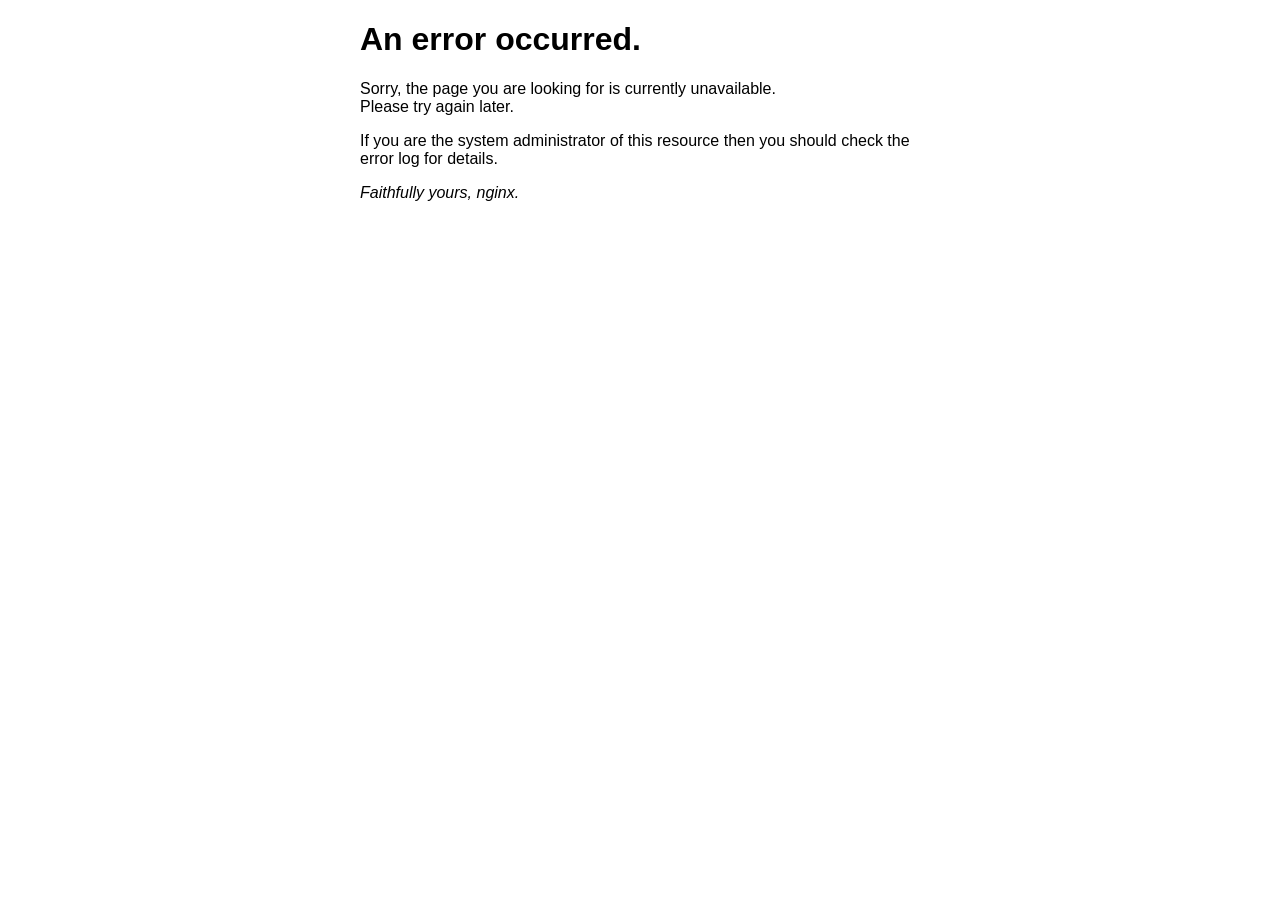
<file: public/50x.html>
<!DOCTYPE html>
<html>
<head>
<title>Error</title>
<style>
html { color-scheme: light dark; }
body { width: 35em; margin: 0 auto;
font-family: Tahoma, Verdana, Arial, sans-serif; }
</style>
</head>
<body>
<h1>An error occurred.</h1>
<p>Sorry, the page you are looking for is currently unavailable.<br/>
Please try again later.</p>
<p>If you are the system administrator of this resource then you should check
the error log for details.</p>
<p><em>Faithfully yours, nginx.</em></p>
</body>
</html>
</file>
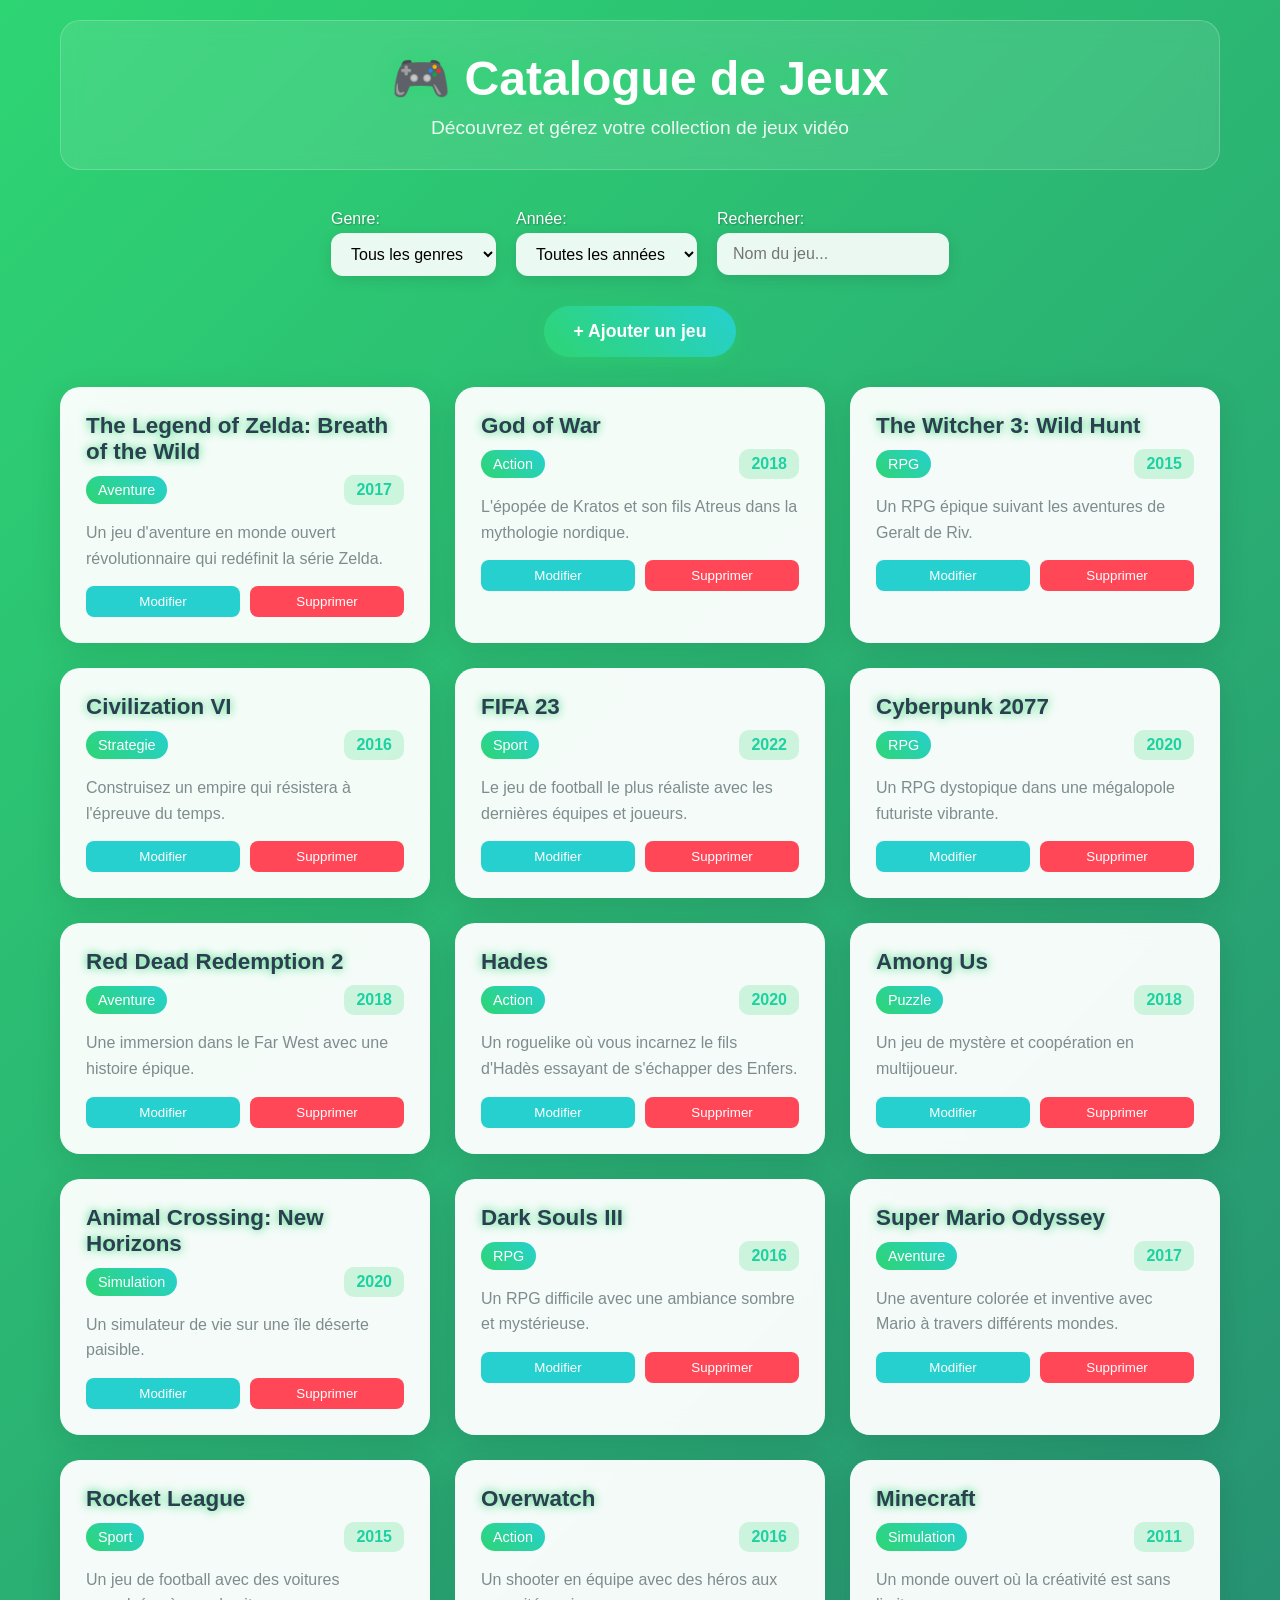
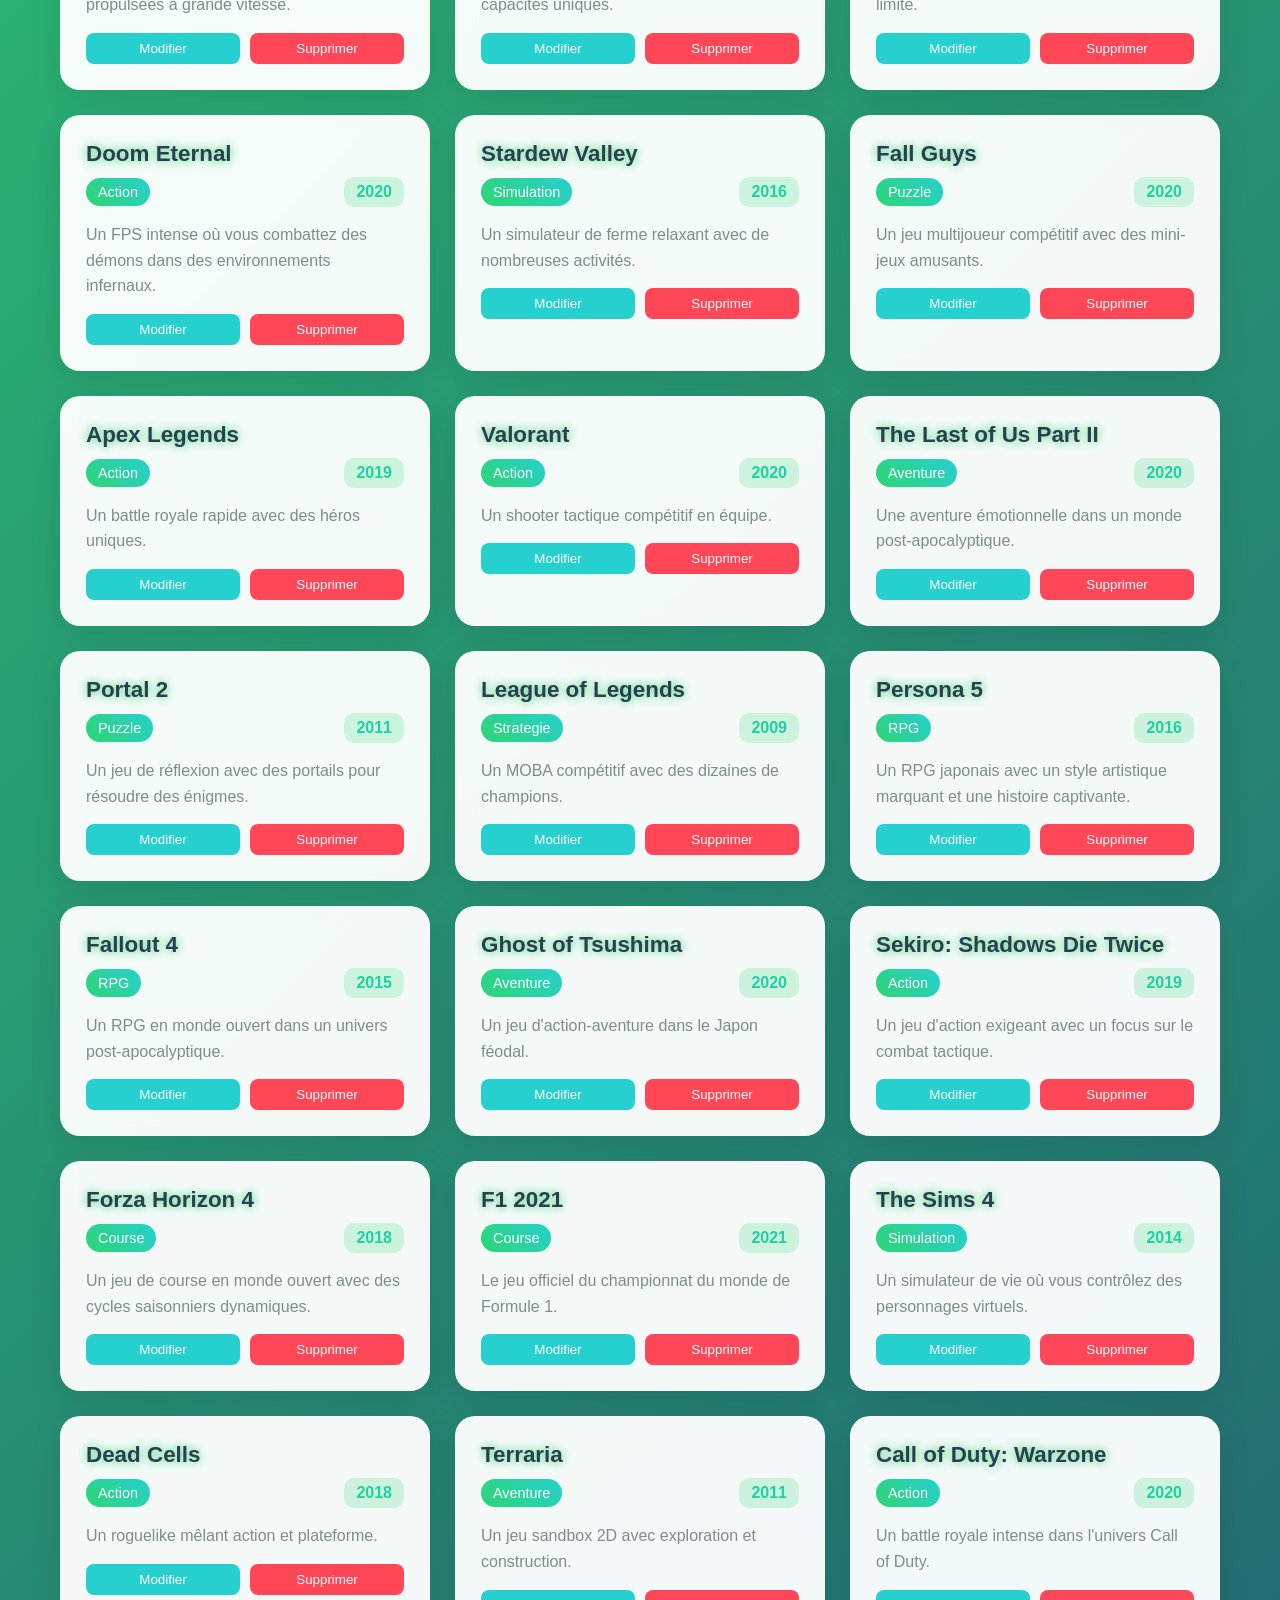
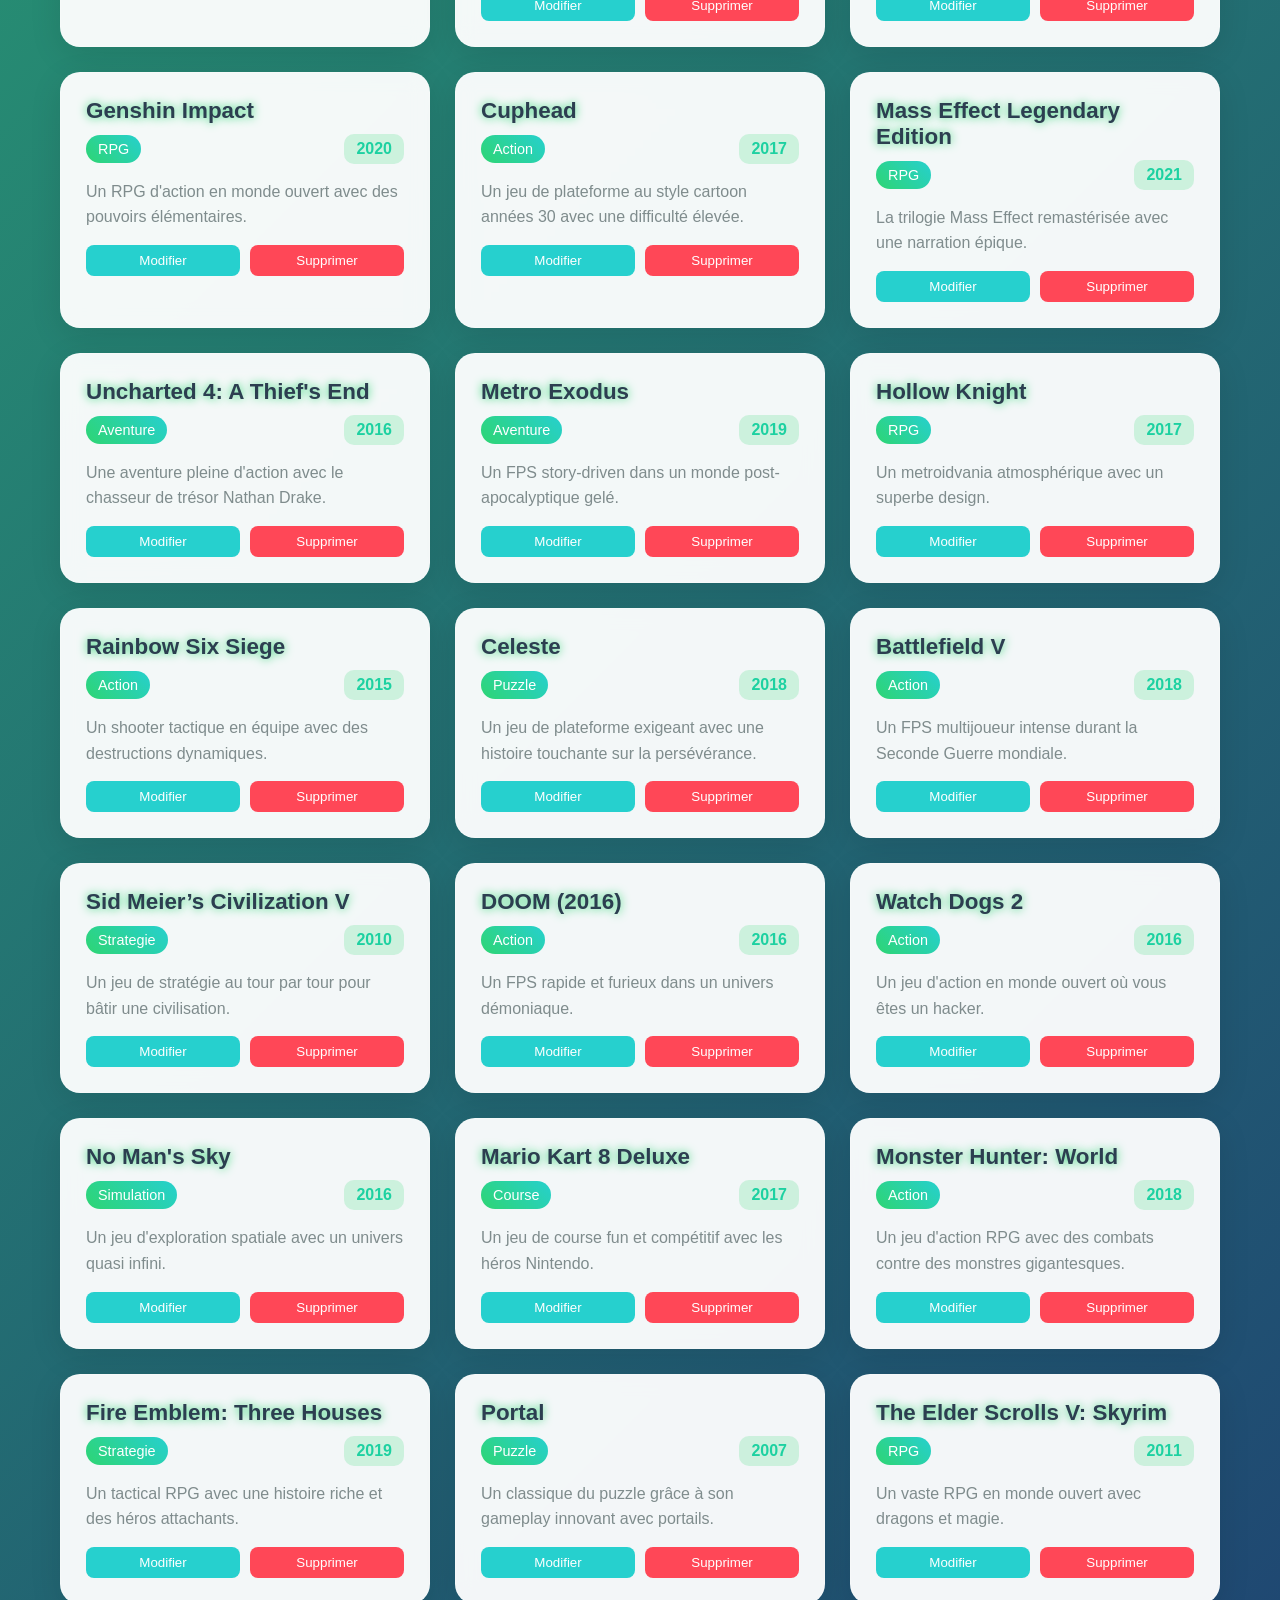
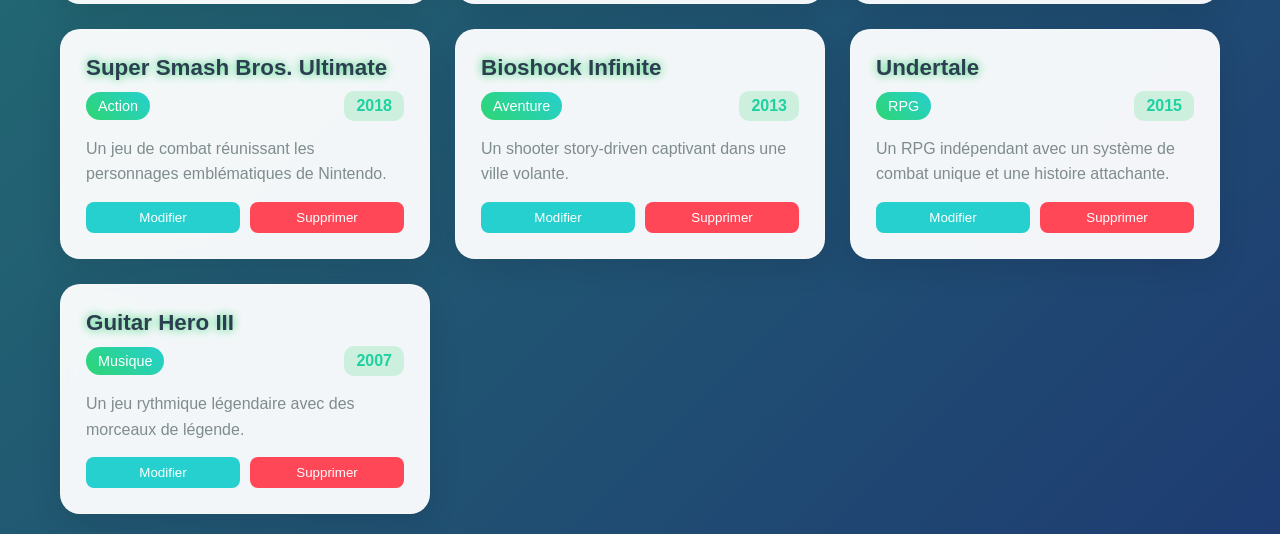
<file: public/games.html>
<!DOCTYPE html>
<html lang="fr">
<head>
    <meta charset="UTF-8" />
    <meta name="viewport" content="width=device-width, initial-scale=1" />
    <title>Catalogue de Jeux</title>
    <style>
        * {
            margin: 0;
            padding: 0;
            box-sizing: border-box;
        }

        body {
            font-family: 'Segoe UI', Tahoma, Geneva, Verdana, sans-serif;
            background: linear-gradient(135deg, #2ed573 0%, #1e3c72 100%);
            min-height: 100vh;
            color: #333;
        }

        .container {
            max-width: 1200px;
            margin: 0 auto;
            padding: 20px;
        }

        header {
            text-align: center;
            margin-bottom: 40px;
            background: rgba(255, 255, 255, 0.1);
            backdrop-filter: blur(10px);
            border-radius: 20px;
            padding: 30px;
            border: 1px solid rgba(255, 255, 255, 0.2);
        }

        h1 {
            color: white;
            font-size: 3rem;
            margin-bottom: 10px;
            text-shadow: 0 0 20px rgba(46, 213, 115, 1);
        }

        .subtitle {
            color: rgba(255, 255, 255, 0.9);
            font-size: 1.2rem;
            font-weight: 300;
        }

        .filters {
            display: flex;
            gap: 20px;
            margin-bottom: 30px;
            flex-wrap: wrap;
            justify-content: center;
        }

        .filter-group {
            display: flex;
            flex-direction: column;
            gap: 5px;
        }

        .filter-group label {
            color: white;
            font-weight: 500;
            text-shadow: 1px 1px 2px rgba(0, 0, 0, 0.3);
        }

        select,
        input {
            padding: 12px 16px;
            border: none;
            border-radius: 12px;
            background: rgba(255, 255, 255, 0.9);
            font-size: 1rem;
            box-shadow: 0 4px 15px rgba(0, 0, 0, 0.1);
            transition: all 0.3s ease;
        }

        select:focus,
        input:focus {
            outline: none;
            box-shadow: 0 6px 20px rgba(0, 0, 0, 0.2);
            transform: translateY(-2px);
        }

        .add-game-btn {
            background: linear-gradient(45deg, #2ed573, #26d0ce);
            color: white;
            border: none;
            padding: 15px 30px;
            border-radius: 50px;
            font-size: 1.1rem;
            font-weight: 600;
            cursor: pointer;
            box-shadow: 0 4px 15px rgba(46, 213, 115, 0.4);
            transition: all 0.3s ease;
            margin: 20px auto;
            display: block;
        }

        .add-game-btn:hover {
            transform: translateY(-3px);
            box-shadow: 0 6px 20px rgba(46, 213, 115, 0.6);
        }

        .games-grid {
            display: grid;
            grid-template-columns: repeat(auto-fill, minmax(300px, 1fr));
            gap: 25px;
            margin-top: 30px;
        }

        .game-card {
            background: rgba(255, 255, 255, 0.95);
            border-radius: 20px;
            padding: 25px;
            box-shadow: 0 8px 32px rgba(0, 0, 0, 0.1);
            transition: all 0.3s ease;
            border: 1px solid rgba(255, 255, 255, 0.2);
            backdrop-filter: blur(10px);
        }

        .game-card:hover {
            transform: translateY(-10px);
            box-shadow: 0 15px 40px rgba(0, 0, 0, 0.2);
        }

        .game-title {
            font-size: 1.4rem;
            font-weight: 700;
            color: #2c3e50;
            margin-bottom: 10px;
            text-shadow: 0 0 10px rgba(46, 213, 115, 1);
        }

        .game-info {
            display: flex;
            justify-content: space-between;
            align-items: center;
            margin-bottom: 15px;
        }

        .genre-tag {
            background: linear-gradient(45deg, #2ed573, #26d0ce);
            color: white;
            padding: 6px 12px;
            border-radius: 20px;
            font-size: 0.9rem;
            font-weight: 500;
        }

        .year-badge {
            background: rgba(46, 213, 115, 0.2);
            color: #1dd1a1;
            padding: 6px 12px;
            border-radius: 10px;
            font-weight: 600;
        }

        .game-description {
            color: #7f8c8d;
            line-height: 1.6;
            margin-bottom: 15px;
        }

        .game-actions {
            display: flex;
            gap: 10px;
        }

        .btn {
            padding: 8px 16px;
            border: none;
            border-radius: 8px;
            cursor: pointer;
            font-weight: 500;
            transition: all 0.3s ease;
            flex: 1;
            text-align: center;
        }

        .btn-edit {
            background: #26d0ce;
            color: white;
        }

        .btn-edit:hover {
            background: #1dd1a1;
            transform: translateY(-2px);
        }

        .btn-delete {
            background: #ff4757;
            color: white;
        }

        .btn-delete:hover {
            background: #ff3742;
            transform: translateY(-2px);
        }

        .modal {
            display: none;
            position: fixed;
            z-index: 1000;
            left: 0;
            top: 0;
            width: 100%;
            height: 100%;
            background-color: rgba(0, 0, 0, 0.7);
            backdrop-filter: blur(5px);
        }

        .modal-content {
            background: white;
            margin: 5% auto;
            padding: 30px;
            border-radius: 20px;
            width: 90%;
            max-width: 500px;
            box-shadow: 0 20px 60px rgba(0, 0, 0, 0.3);
            animation: slideIn 0.3s ease;
        }

        @keyframes slideIn {
            from {
                opacity: 0;
                transform: translateY(-50px);
            }
            to {
                opacity: 1;
                transform: translateY(0);
            }
        }

        .modal h2 {
            margin-bottom: 20px;
            color: #2c3e50;
            text-align: center;
        }

        .form-group {
            margin-bottom: 20px;
        }

        .form-group label {
            display: block;
            margin-bottom: 8px;
            font-weight: 600;
            color: #34495e;
        }

        .form-group input,
        .form-group select,
        .form-group textarea {
            width: 100%;
            padding: 12px;
            border: 2px solid #ecf0f1;
            border-radius: 10px;
            font-size: 1rem;
            transition: border-color 0.3s ease;
        }

        .form-group input:focus,
        .form-group select:focus,
        .form-group textarea:focus {
            outline: none;
            border-color: #2ed573;
        }

        .form-group textarea {
            resize: vertical;
            min-height: 100px;
        }

        .modal-actions {
            display: flex;
            gap: 15px;
            justify-content: center;
            margin-top: 25px;
        }

        .btn-primary {
            background: linear-gradient(45deg, #2ed573, #26d0ce);
            color: white;
            padding: 12px 25px;
            border: none;
            border-radius: 10px;
            font-weight: 600;
            cursor: pointer;
            transition: all 0.3s ease;
        }

        .btn-primary:hover {
            transform: translateY(-2px);
            box-shadow: 0 6px 20px rgba(46, 213, 115, 0.4);
        }

        .btn-secondary {
            background: #95a5a6;
            color: white;
            padding: 12px 25px;
            border: none;
            border-radius: 10px;
            font-weight: 600;
            cursor: pointer;
            transition: all 0.3s ease;
        }

        .btn-secondary:hover {
            background: #7f8c8d;
            transform: translateY(-2px);
        }

        .no-games {
            text-align: center;
            color: white;
            font-size: 1.2rem;
            margin-top: 50px;
            opacity: 0.8;
        }

        @media (max-width: 768px) {
            h1 {
                font-size: 2rem;
            }

            .filters {
                flex-direction: column;
                align-items: center;
            }

            .games-grid {
                grid-template-columns: 1fr;
            }

            .modal-content {
                margin: 10% auto;
                width: 95%;
            }
        }
    </style>
</head>
<body>
    <div class="container">
        <header>
            <h1>🎮 Catalogue de Jeux</h1>
            <p class="subtitle">Découvrez et gérez votre collection de jeux vidéo</p>
        </header>

        <div class="filters">
            <div class="filter-group">
                <label for="genreFilter">Genre:</label>
                <select id="genreFilter">
                    <option value="">Tous les genres</option>
                    <option value="Action">Action</option>
                    <option value="Aventure">Aventure</option>
                    <option value="RPG">RPG</option>
                    <option value="Strategie">Stratégie</option>
                    <option value="Sport">Sport</option>
                    <option value="Course">Course</option>
                    <option value="Simulation">Simulation</option>
                    <option value="Puzzle">Puzzle</option>
                </select>
            </div>
            <div class="filter-group">
                <label for="yearFilter">Année:</label>
                <select id="yearFilter">
                    <option value="">Toutes les années</option>
                </select>
            </div>
            <div class="filter-group">
                <label for="searchFilter">Rechercher:</label>
                <input type="text" id="searchFilter" placeholder="Nom du jeu..." />
            </div>
        </div>

        <button class="add-game-btn" onclick="openModal()">+ Ajouter un jeu</button>

        <div class="games-grid" id="gamesGrid">
            <!-- Les jeux seront affichés ici -->
        </div>

        <!-- Modal pour ajouter/modifier un jeu -->
        <div id="gameModal" class="modal">
            <div class="modal-content">
                <h2 id="modalTitle">Ajouter un jeu</h2>
                <form id="gameForm">
                    <div class="form-group">
                        <label for="gameName">Nom du jeu:</label>
                        <input type="text" id="gameName" required />
                    </div>
                    <div class="form-group">
                        <label for="gameGenre">Genre:</label>
                        <select id="gameGenre" required>
                            <option value="">Sélectionner un genre</option>
                            <option value="Action">Action</option>
                            <option value="Aventure">Aventure</option>
                            <option value="RPG">RPG</option>
                            <option value="Strategie">Stratégie</option>
                            <option value="Sport">Sport</option>
                            <option value="Course">Course</option>
                            <option value="Simulation">Simulation</option>
                            <option value="Puzzle">Puzzle</option>
                        </select>
                    </div>
                    <div class="form-group">
                        <label for="gameYear">Année de sortie:</label>
                        <input type="number" id="gameYear" min="1980" max="2025" required />
                    </div>
                    <div class="form-group">
                        <label for="gameDescription">Description:</label>
                        <textarea id="gameDescription" placeholder="Description du jeu..."></textarea>
                    </div>
                </form>
                <div class="modal-actions">
                    <button type="button" class="btn-primary" onclick="saveGame()">Enregistrer</button>
                    <button type="button" class="btn-secondary" onclick="closeModal()">Annuler</button>
                </div>
            </div>
        </div>
    </div>

    <script>
        let games = [
            { id: 1, name: "The Legend of Zelda: Breath of the Wild", genre: "Aventure", year: 2017, description: "Un jeu d'aventure en monde ouvert révolutionnaire qui redéfinit la série Zelda." },
            { id: 2, name: "God of War", genre: "Action", year: 2018, description: "L'épopée de Kratos et son fils Atreus dans la mythologie nordique." },
            { id: 3, name: "The Witcher 3: Wild Hunt", genre: "RPG", year: 2015, description: "Un RPG épique suivant les aventures de Geralt de Riv." },
            { id: 4, name: "Civilization VI", genre: "Strategie", year: 2016, description: "Construisez un empire qui résistera à l'épreuve du temps." },
            { id: 5, name: "FIFA 23", genre: "Sport", year: 2022, description: "Le jeu de football le plus réaliste avec les dernières équipes et joueurs." },
            { id: 6, name: "Cyberpunk 2077", genre: "RPG", year: 2020, description: "Un RPG dystopique dans une mégalopole futuriste vibrante." },
            { id: 7, name: "Red Dead Redemption 2", genre: "Aventure", year: 2018, description: "Une immersion dans le Far West avec une histoire épique." },
            { id: 8, name: "Hades", genre: "Action", year: 2020, description: "Un roguelike où vous incarnez le fils d'Hadès essayant de s'échapper des Enfers." },
            { id: 9, name: "Among Us", genre: "Puzzle", year: 2018, description: "Un jeu de mystère et coopération en multijoueur." },
            { id: 10, name: "Animal Crossing: New Horizons", genre: "Simulation", year: 2020, description: "Un simulateur de vie sur une île déserte paisible." },
            { id: 11, name: "Dark Souls III", genre: "RPG", year: 2016, description: "Un RPG difficile avec une ambiance sombre et mystérieuse." },
            { id: 12, name: "Super Mario Odyssey", genre: "Aventure", year: 2017, description: "Une aventure colorée et inventive avec Mario à travers différents mondes." },
            { id: 13, name: "Rocket League", genre: "Sport", year: 2015, description: "Un jeu de football avec des voitures propulsées à grande vitesse." },
            { id: 14, name: "Overwatch", genre: "Action", year: 2016, description: "Un shooter en équipe avec des héros aux capacités uniques." },
            { id: 15, name: "Minecraft", genre: "Simulation", year: 2011, description: "Un monde ouvert où la créativité est sans limite." },
            { id: 16, name: "Doom Eternal", genre: "Action", year: 2020, description: "Un FPS intense où vous combattez des démons dans des environnements infernaux." },
            { id: 17, name: "Stardew Valley", genre: "Simulation", year: 2016, description: "Un simulateur de ferme relaxant avec de nombreuses activités." },
            { id: 18, name: "Fall Guys", genre: "Puzzle", year: 2020, description: "Un jeu multijoueur compétitif avec des mini-jeux amusants." },
            { id: 19, name: "Apex Legends", genre: "Action", year: 2019, description: "Un battle royale rapide avec des héros uniques." },
            { id: 20, name: "Valorant", genre: "Action", year: 2020, description: "Un shooter tactique compétitif en équipe." },
            { id: 21, name: "The Last of Us Part II", genre: "Aventure", year: 2020, description: "Une aventure émotionnelle dans un monde post-apocalyptique." },
            { id: 22, name: "Portal 2", genre: "Puzzle", year: 2011, description: "Un jeu de réflexion avec des portails pour résoudre des énigmes." },
            { id: 23, name: "League of Legends", genre: "Strategie", year: 2009, description: "Un MOBA compétitif avec des dizaines de champions." },
            { id: 24, name: "Persona 5", genre: "RPG", year: 2016, description: "Un RPG japonais avec un style artistique marquant et une histoire captivante." },
            { id: 25, name: "Fallout 4", genre: "RPG", year: 2015, description: "Un RPG en monde ouvert dans un univers post-apocalyptique." },
            { id: 26, name: "Ghost of Tsushima", genre: "Aventure", year: 2020, description: "Un jeu d'action-aventure dans le Japon féodal." },
            { id: 27, name: "Sekiro: Shadows Die Twice", genre: "Action", year: 2019, description: "Un jeu d'action exigeant avec un focus sur le combat tactique." },
            { id: 28, name: "Forza Horizon 4", genre: "Course", year: 2018, description: "Un jeu de course en monde ouvert avec des cycles saisonniers dynamiques." },
            { id: 29, name: "F1 2021", genre: "Course", year: 2021, description: "Le jeu officiel du championnat du monde de Formule 1." },
            { id: 30, name: "The Sims 4", genre: "Simulation", year: 2014, description: "Un simulateur de vie où vous contrôlez des personnages virtuels." },
            { id: 31, name: "Dead Cells", genre: "Action", year: 2018, description: "Un roguelike mêlant action et plateforme." },
            { id: 32, name: "Terraria", genre: "Aventure", year: 2011, description: "Un jeu sandbox 2D avec exploration et construction." },
            { id: 33, name: "Call of Duty: Warzone", genre: "Action", year: 2020, description: "Un battle royale intense dans l'univers Call of Duty." },
            { id: 34, name: "Genshin Impact", genre: "RPG", year: 2020, description: "Un RPG d'action en monde ouvert avec des pouvoirs élémentaires." },
            { id: 35, name: "Cuphead", genre: "Action", year: 2017, description: "Un jeu de plateforme au style cartoon années 30 avec une difficulté élevée." },
            { id: 36, name: "Mass Effect Legendary Edition", genre: "RPG", year: 2021, description: "La trilogie Mass Effect remastérisée avec une narration épique." },
            { id: 37, name: "Uncharted 4: A Thief's End", genre: "Aventure", year: 2016, description: "Une aventure pleine d'action avec le chasseur de trésor Nathan Drake." },
            { id: 38, name: "Metro Exodus", genre: "Aventure", year: 2019, description: "Un FPS story-driven dans un monde post-apocalyptique gelé." },
            { id: 39, name: "Hollow Knight", genre: "RPG", year: 2017, description: "Un metroidvania atmosphérique avec un superbe design." },
            { id: 40, name: "Rainbow Six Siege", genre: "Action", year: 2015, description: "Un shooter tactique en équipe avec des destructions dynamiques." },
            { id: 41, name: "Celeste", genre: "Puzzle", year: 2018, description: "Un jeu de plateforme exigeant avec une histoire touchante sur la persévérance." },
            { id: 42, name: "Battlefield V", genre: "Action", year: 2018, description: "Un FPS multijoueur intense durant la Seconde Guerre mondiale." },
            { id: 43, name: "Sid Meier’s Civilization V", genre: "Strategie", year: 2010, description: "Un jeu de stratégie au tour par tour pour bâtir une civilisation." },
            { id: 44, name: "DOOM (2016)", genre: "Action", year: 2016, description: "Un FPS rapide et furieux dans un univers démoniaque." },
            { id: 45, name: "Watch Dogs 2", genre: "Action", year: 2016, description: "Un jeu d'action en monde ouvert où vous êtes un hacker." },
            { id: 46, name: "No Man's Sky", genre: "Simulation", year: 2016, description: "Un jeu d'exploration spatiale avec un univers quasi infini." },
            { id: 47, name: "Mario Kart 8 Deluxe", genre: "Course", year: 2017, description: "Un jeu de course fun et compétitif avec les héros Nintendo." },
            { id: 48, name: "Monster Hunter: World", genre: "Action", year: 2018, description: "Un jeu d'action RPG avec des combats contre des monstres gigantesques." },
            { id: 49, name: "Fire Emblem: Three Houses", genre: "Strategie", year: 2019, description: "Un tactical RPG avec une histoire riche et des héros attachants." },
            { id: 50, name: "Portal", genre: "Puzzle", year: 2007, description: "Un classique du puzzle grâce à son gameplay innovant avec portails." },
            { id: 51, name: "The Elder Scrolls V: Skyrim", genre: "RPG", year: 2011, description: "Un vaste RPG en monde ouvert avec dragons et magie." },
            { id: 52, name: "Super Smash Bros. Ultimate", genre: "Action", year: 2018, description: "Un jeu de combat réunissant les personnages emblématiques de Nintendo." },
            { id: 53, name: "Bioshock Infinite", genre: "Aventure", year: 2013, description: "Un shooter story-driven captivant dans une ville volante." },
            { id: 54, name: "Undertale", genre: "RPG", year: 2015, description: "Un RPG indépendant avec un système de combat unique et une histoire attachante." },
            { id: 55, name: "Guitar Hero III", genre: "Musique", year: 2007, description: "Un jeu rythmique légendaire avec des morceaux de légende." },
        ];

        let editingGameId = null;

        function populateYearFilter() {
            const yearFilter = document.getElementById("yearFilter");
            const years = [...new Set(games.map((game) => game.year))].sort(
                (a, b) => b - a
            );

            yearFilter.innerHTML = '<option value="">Toutes les années</option>';
            years.forEach(
                (year) => (yearFilter.innerHTML += `<option value="${year}">${year}</option>`)
            );
        }

        function displayGames(gamesToShow = games) {
            const gamesGrid = document.getElementById("gamesGrid");

            if (gamesToShow.length === 0) {
                gamesGrid.innerHTML = '<div class="no-games">Aucun jeu trouvé 🎮</div>';
                return;
            }

            gamesGrid.innerHTML = gamesToShow
                .map(
                    (game) => `
                <div class="game-card">
                    <div class="game-title">${game.name}</div>
                    <div class="game-info">
                        <span class="genre-tag">${game.genre}</span>
                        <span class="year-badge">${game.year}</span>
                    </div>
                    <div class="game-description">${game.description || "Pas de description disponible."}</div>
                    <div class="game-actions">
                        <button class="btn btn-edit" onclick="editGame(${game.id})">Modifier</button>
                        <button class="btn btn-delete" onclick="deleteGame(${game.id})">Supprimer</button>
                    </div>
                </div>
            `
                )
                .join("");
        }

        function filterGames() {
            const genreFilter = document.getElementById("genreFilter").value;
            const yearFilter = document.getElementById("yearFilter").value;
            const searchFilter = document
                .getElementById("searchFilter")
                .value.toLowerCase();

            let filteredGames = games.filter((game) => {
                const matchesGenre = !genreFilter || game.genre === genreFilter;
                const matchesYear = !yearFilter || game.year.toString() === yearFilter;
                const matchesSearch =
                    !searchFilter || game.name.toLowerCase().includes(searchFilter);

                return matchesGenre && matchesYear && matchesSearch;
            });

            displayGames(filteredGames);
        }

        function openModal(gameId = null) {
            const modal = document.getElementById("gameModal");
            const modalTitle = document.getElementById("modalTitle");

            if (gameId) {
                const game = games.find((g) => g.id === gameId);
                modalTitle.textContent = "Modifier le jeu";
                document.getElementById("gameName").value = game.name;
                document.getElementById("gameGenre").value = game.genre;
                document.getElementById("gameYear").value = game.year;
                document.getElementById("gameDescription").value = game.description || "";
                editingGameId = gameId;
            } else {
                modalTitle.textContent = "Ajouter un jeu";
                document.getElementById("gameForm").reset();
                editingGameId = null;
            }

            modal.style.display = "block";
        }

        function closeModal() {
            document.getElementById("gameModal").style.display = "none";
            editingGameId = null;
        }

        function saveGame() {
            const name = document.getElementById("gameName").value;
            const genre = document.getElementById("gameGenre").value;
            const year = parseInt(document.getElementById("gameYear").value);
            const description = document.getElementById("gameDescription").value;

            if (!name || !genre || !year) {
                alert("Veuillez remplir tous les champs obligatoires.");
                return;
            }

            if (editingGameId) {
                const gameIndex = games.findIndex((g) => g.id === editingGameId);
                games[gameIndex] = { id: editingGameId, name, genre, year, description };
            } else {
                const newId = Math.max(...games.map((g) => g.id)) + 1;
                games.push({ id: newId, name, genre, year, description });
            }

            populateYearFilter();
            displayGames();
            closeModal();
        }

        function editGame(gameId) {
            openModal(gameId);
        }

        function deleteGame(gameId) {
            if (confirm("Êtes-vous sûr de vouloir supprimer ce jeu ?")) {
                games = games.filter((game) => game.id !== gameId);
                populateYearFilter();
                filterGames();
            }
        }

        // Event listeners
        document.getElementById("genreFilter").addEventListener("change", filterGames);
        document.getElementById("yearFilter").addEventListener("change", filterGames);
        document.getElementById("searchFilter").addEventListener("input", filterGames);

        // Fermer le modal en cliquant à l'extérieur
        window.onclick = function (event) {
            const modal = document.getElementById("gameModal");
            if (event.target === modal) {
                closeModal();
            }
        };

        // Initialisation
        populateYearFilter();
        displayGames();
    </script>
</body>
</html>
</file>
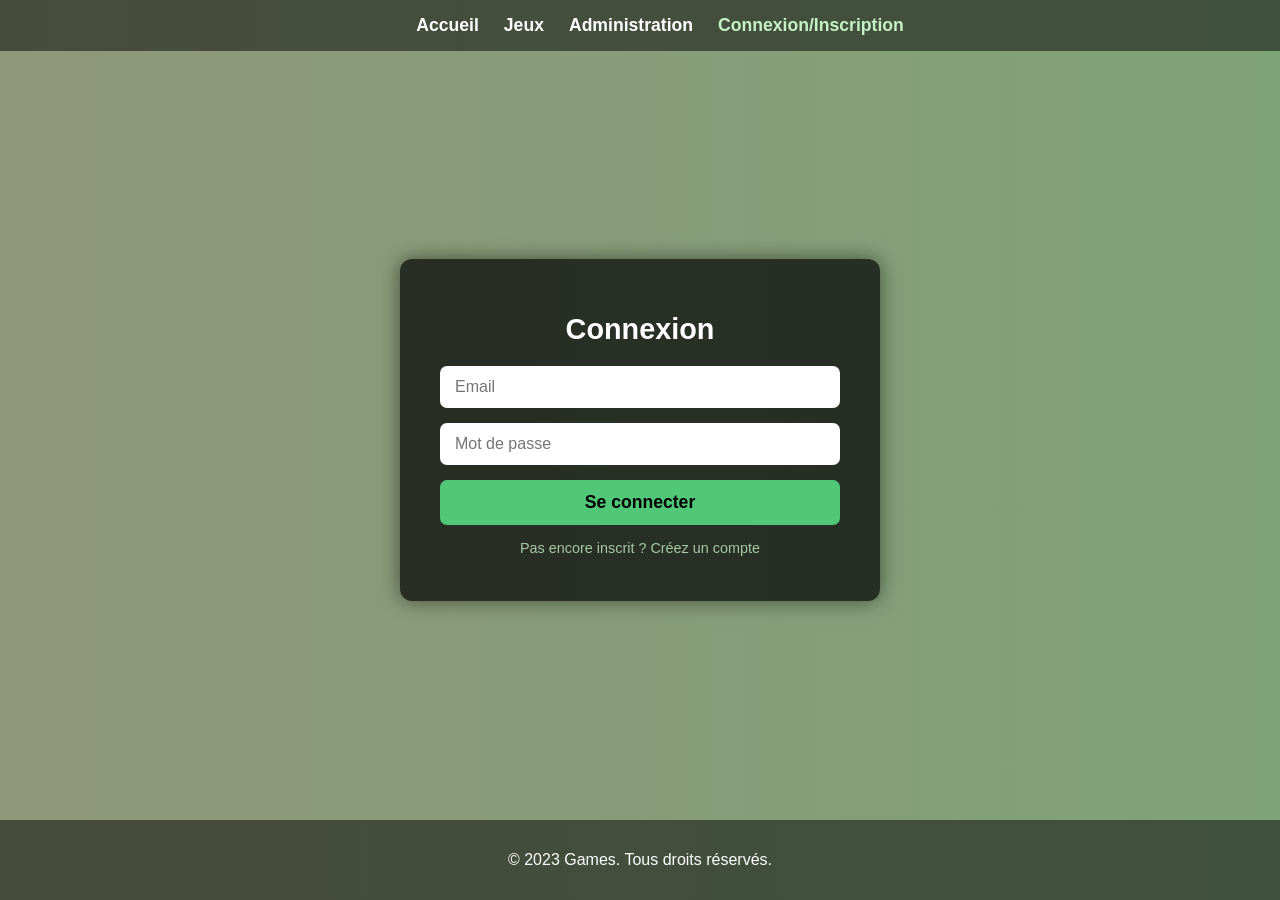
<file: public/games_admin.html>
<!DOCTYPE html>
<html lang="fr">
<head>
    <meta charset="UTF-8" />
    <meta name="viewport" content="width=device-width, initial-scale=1" />
    <title>Administration - Connexion & Inscription</title>
    <style>
        body {
            margin: 0;
            font-family: Arial, sans-serif;
            background: linear-gradient(270deg, #50C878, #8F9779);
            background-size: 400% 400%;
            animation: gradient 15s ease infinite;
            color: white;
            display: flex;
            flex-direction: column;
            min-height: 100vh;
        }
        @keyframes gradient {
            0% { background-position: 0% 50%; }
            50% { background-position: 100% 50%; }
            100% { background-position: 0% 50%; }
        }
        nav {
            background: rgba(0,0,0,0.5);
            padding: 15px 20px;
            display: flex;
            justify-content: center;
            gap: 25px;
            position: fixed;
            top: 0;
            width: 100%;
            z-index: 10;
        }
        nav a {
            color: white;
            text-decoration: none;
            font-weight: bold;
            font-size: 1.1rem;
            transition: color 0.3s;
        }
        nav a:hover {
            color: #c6f1c6;
        }
        .container {
            flex-grow: 1;
            display: flex;
            justify-content: center;
            align-items: center;
            padding-top: 80px;
            padding-bottom: 40px;
        }
        .auth-box {
            background: rgba(0,0,0,0.7);
            border-radius: 12px;
            padding: 30px 40px;
            max-width: 400px;
            width: 100%;
            box-shadow: 0 0 20px rgba(0,0,0,0.5);
            animation: fadeIn 1s ease forwards;
        }
        @keyframes fadeIn {
            from {opacity: 0; transform: translateY(20px);}
            to {opacity: 1; transform: translateY(0);}
        }
        h2 {
            margin-bottom: 20px;
            text-align: center;
            font-weight: 600;
            font-size: 1.8rem;
            user-select: none;
        }
        form {
            display: flex;
            flex-direction: column;
            gap: 15px;
        }
        input[type="text"],
        input[type="email"],
        input[type="password"],
        select {
            padding: 12px 15px;
            border-radius: 7px;
            border: none;
            font-size: 1rem;
            outline: none;
            transition: box-shadow 0.3s;
        }
        input[type="text"]:focus,
        input[type="email"]:focus,
        input[type="password"]:focus,
        select:focus {
            box-shadow: 0 0 8px #50c878;
        }
        button {
            background: #50c878;
            border: none;
            padding: 12px;
            font-size: 1.1rem;
            font-weight: 700;
            border-radius: 7px;
            cursor: pointer;
            color: #000;
            transition: background 0.4s, transform 0.2s;
            user-select: none;
        }
        button:hover {
            background: #7edc9a;
            transform: scale(1.05);
        }
        .form-switch {
            margin-top: 15px;
            text-align: center;
            font-size: 0.9rem;
            cursor: pointer;
            user-select: none;
            color: #a6c9a6;
        }
        .form-switch:hover {
            text-decoration: underline;
            color: #c6f1c6;
        }
        .message {
            margin: 10px 0 5px;
            font-weight: 600;
            text-align: center;
        }
        .error {
            color: #ff6b6b;
        }
        .success {
            color: #a6f1a6;
        }
        footer {
            text-align: center;
            padding: 15px 20px;
            background: rgba(0,0,0,0.5);
            user-select: none;
        }
    </style>
</head>
<body>
    <nav>
        <a href="index.html">Accueil</a>
        <a href="jeux.html">Jeux</a>
        <a href="administration.html">Administration</a>
        <a href="admin.html" aria-current="page" style="color:#c6f1c6;">Connexion/Inscription</a>
    </nav>

    <main class="container" role="main">

        <section class="auth-box" aria-labelledby="authTitle">
            <h2 id="authTitle">Connexion</h2>

            <form id="loginForm" aria-describedby="loginMessage" novalidate>
                <input type="email" id="loginEmail" name="loginEmail" aria-label="Email" placeholder="Email" required autocomplete="username" />
                <input type="password" id="loginPassword" name="loginPassword" aria-label="Mot de passe" placeholder="Mot de passe" required autocomplete="current-password" />
                <button type="submit">Se connecter</button>
            </form>
            <p id="loginMessage" class="message" role="alert" aria-live="polite"></p>

            <p class="form-switch" tabindex="0" role="button" aria-pressed="false" id="switchToRegister">Pas encore inscrit ? Créez un compte</p>
        </section>

        <section class="auth-box" id="registerSection" aria-labelledby="registerTitle" hidden>
            <h2 id="registerTitle">Inscription</h2>

            <form id="registerForm" aria-describedby="registerMessage" novalidate>
                <input type="text" id="registerUsername" name="registerUsername" aria-label="Nom d'utilisateur" placeholder="Nom d'utilisateur" required autocomplete="username" />
                <input type="email" id="registerEmail" name="registerEmail" aria-label="Email" placeholder="Email" required autocomplete="email" />
                <input type="password" id="registerPassword" name="registerPassword" aria-label="Mot de passe" placeholder="Mot de passe" required autocomplete="new-password" />
                <select id="registerRole" name="registerRole" aria-label="Rôle utilisateur" required>
                    <option value="" disabled selected>Choisir un rôle</option>
                    <option value="utilisateur">Utilisateur</option>
                    <option value="administrateur">Administrateur</option>
                </select>
                <button type="submit">S'inscrire</button>
            </form>
            <p id="registerMessage" class="message" role="alert" aria-live="polite"></p>

            <p class="form-switch" tabindex="0" role="button" aria-pressed="false" id="switchToLogin">Déjà un compte ? Connectez-vous</p>
        </section>

    </main>

    <footer>
        <p>© 2023 Games. Tous droits réservés.</p>
    </footer>

    <script>
        // Elements
        const loginForm = document.getElementById('loginForm');
        const loginMessage = document.getElementById('loginMessage');
        const registerForm = document.getElementById('registerForm');
        const registerMessage = document.getElementById('registerMessage');
        const switchToRegister = document.getElementById('switchToRegister');
        const switchToLogin = document.getElementById('switchToLogin');
        const registerSection = document.getElementById('registerSection');
        const authBoxes = document.querySelectorAll('.auth-box');

        // Show/hide register and login forms
        function showRegister() {
            registerSection.hidden = false;
            loginForm.parentElement.hidden = true;
            switchToRegister.setAttribute('aria-pressed', 'true');
        }

        function showLogin() {
            registerSection.hidden = true;
            loginForm.parentElement.hidden = false;
            switchToRegister.setAttribute('aria-pressed', 'false');
        }

        // Toggling forms
        switchToRegister.addEventListener('click', () => {
            showRegister();
            clearMessages();
        });
        switchToRegister.addEventListener('keypress', e => {
            if(e.key === 'Enter' || e.key === ' ') {
                e.preventDefault();
                showRegister();
                clearMessages();
            }
        });
        switchToLogin.addEventListener('click', () => {
            showLogin();
            clearMessages();
        });
        switchToLogin.addEventListener('keypress', e => {
            if(e.key === 'Enter' || e.key === ' ') {
                e.preventDefault();
                showLogin();
                clearMessages();
            }
        });

        // Clear messages
        function clearMessages() {
            loginMessage.textContent = '';
            loginMessage.className = 'message';
            registerMessage.textContent = '';
            registerMessage.className = 'message';
        }

        // Data storage keys
        const STORAGE_KEY = 'games_app_users';

        // Get users from localStorage
        function getUsers() {
            return JSON.parse(localStorage.getItem(STORAGE_KEY)) || [];
        }
        // Save users to localStorage
        function saveUsers(users) {
            localStorage.setItem(STORAGE_KEY, JSON.stringify(users));
        }

        // Simple password hash (not secure, just illustrative, client side only)
        function hashPassword(password) {
            let hash = 0;
            for (let i = 0; i < password.length; i++) {
                hash = (hash << 5) - hash + password.charCodeAt(i);
                hash |= 0; // Convert to 32bit integer
            }
            return hash.toString();
        }

        // Registration handler
        registerForm.addEventListener('submit', e => {
            e.preventDefault();
            clearMessages();

            const username = registerForm.registerUsername.value.trim();
            const email = registerForm.registerEmail.value.trim().toLowerCase();
            const password = registerForm.registerPassword.value;
            const role = registerForm.registerRole.value;

            if (!username || !email || !password || !role) {
                registerMessage.textContent = "Veuillez remplir tous les champs.";
                registerMessage.classList.add('error');
                return;
            }
            if (!validateEmail(email)) {
                registerMessage.textContent = "Email invalide.";
                registerMessage.classList.add('error');
                return;
            }
            const users = getUsers();
            if(users.some(u => u.email === email)) {
                registerMessage.textContent = "Cet email est déjà utilisé.";
                registerMessage.classList.add('error');
                return;
            }

            const newUser = {
                username,
                email,
                passwordHash: hashPassword(password),
                role
            };
            users.push(newUser);
            saveUsers(users);

            registerMessage.textContent = "Inscription réussie. Vous pouvez maintenant vous connecter.";
            registerMessage.classList.add('success');
            registerForm.reset();
        });

        // Login handler
        loginForm.addEventListener('submit', e => {
            e.preventDefault();
            clearMessages();

            const email = loginForm.loginEmail.value.trim().toLowerCase();
            const password = loginForm.loginPassword.value;

            if (!email || !password) {
                loginMessage.textContent = "Veuillez remplir tous les champs.";
                loginMessage.classList.add('error');
                return;
            }
            if (!validateEmail(email)) {
                loginMessage.textContent = "Email invalide.";
                loginMessage.classList.add('error');
                return;
            }

            const users = getUsers();
            const user = users.find(u => u.email === email);
            if (!user) {
                loginMessage.textContent = "Aucun compte trouvé pour cet email.";
                loginMessage.classList.add('error');
                return;
            }
            if (user.passwordHash !== hashPassword(password)) {
                loginMessage.textContent = "Mot de passe incorrect.";
                loginMessage.classList.add('error');
                return;
            }

            loginMessage.textContent = `Bienvenue ${user.username}! Redirection...`;
            loginMessage.classList.add('success');

            // Store logged-in user in sessionStorage (for session persistence)
            sessionStorage.setItem('games_app_logged_user', JSON.stringify(user));

            // Redirection selon rôle
            setTimeout(() => {
                if(user.role === 'administrateur') {
                    window.location.href = 'administration.html';
                } else {
                    window.location.href = 'index.html';
                }
            }, 1500);
        });

        // Email validation regex simple
        function validateEmail(email) {
            const re = /^[^\s@]+@[^\s@]+\.[^\s@]+$/;
            return re.test(email);
        }

        // Redirect away from login if already logged in
        window.onload = () => {
            const loggedUser = sessionStorage.getItem('games_app_logged_user');
            if (loggedUser) {
                const user = JSON.parse(loggedUser);
                if(user.role === 'administrateur') {
                    window.location.href = 'administration.html';
                } else {
                    window.location.href = 'index.html';
                }
            }
        };

        // Navbar scroll effect
        window.onscroll = function() {
            const navbar = document.querySelector('nav');
            if (document.body.scrollTop > 50 || document.documentElement.scrollTop > 50) {
                navbar.style.background = "rgba(0,0,0,0.8)";
            } else {
                navbar.style.background = "rgba(0,0,0,0.5)";
            }
        };
    </script>
</body>
</html>
</file>
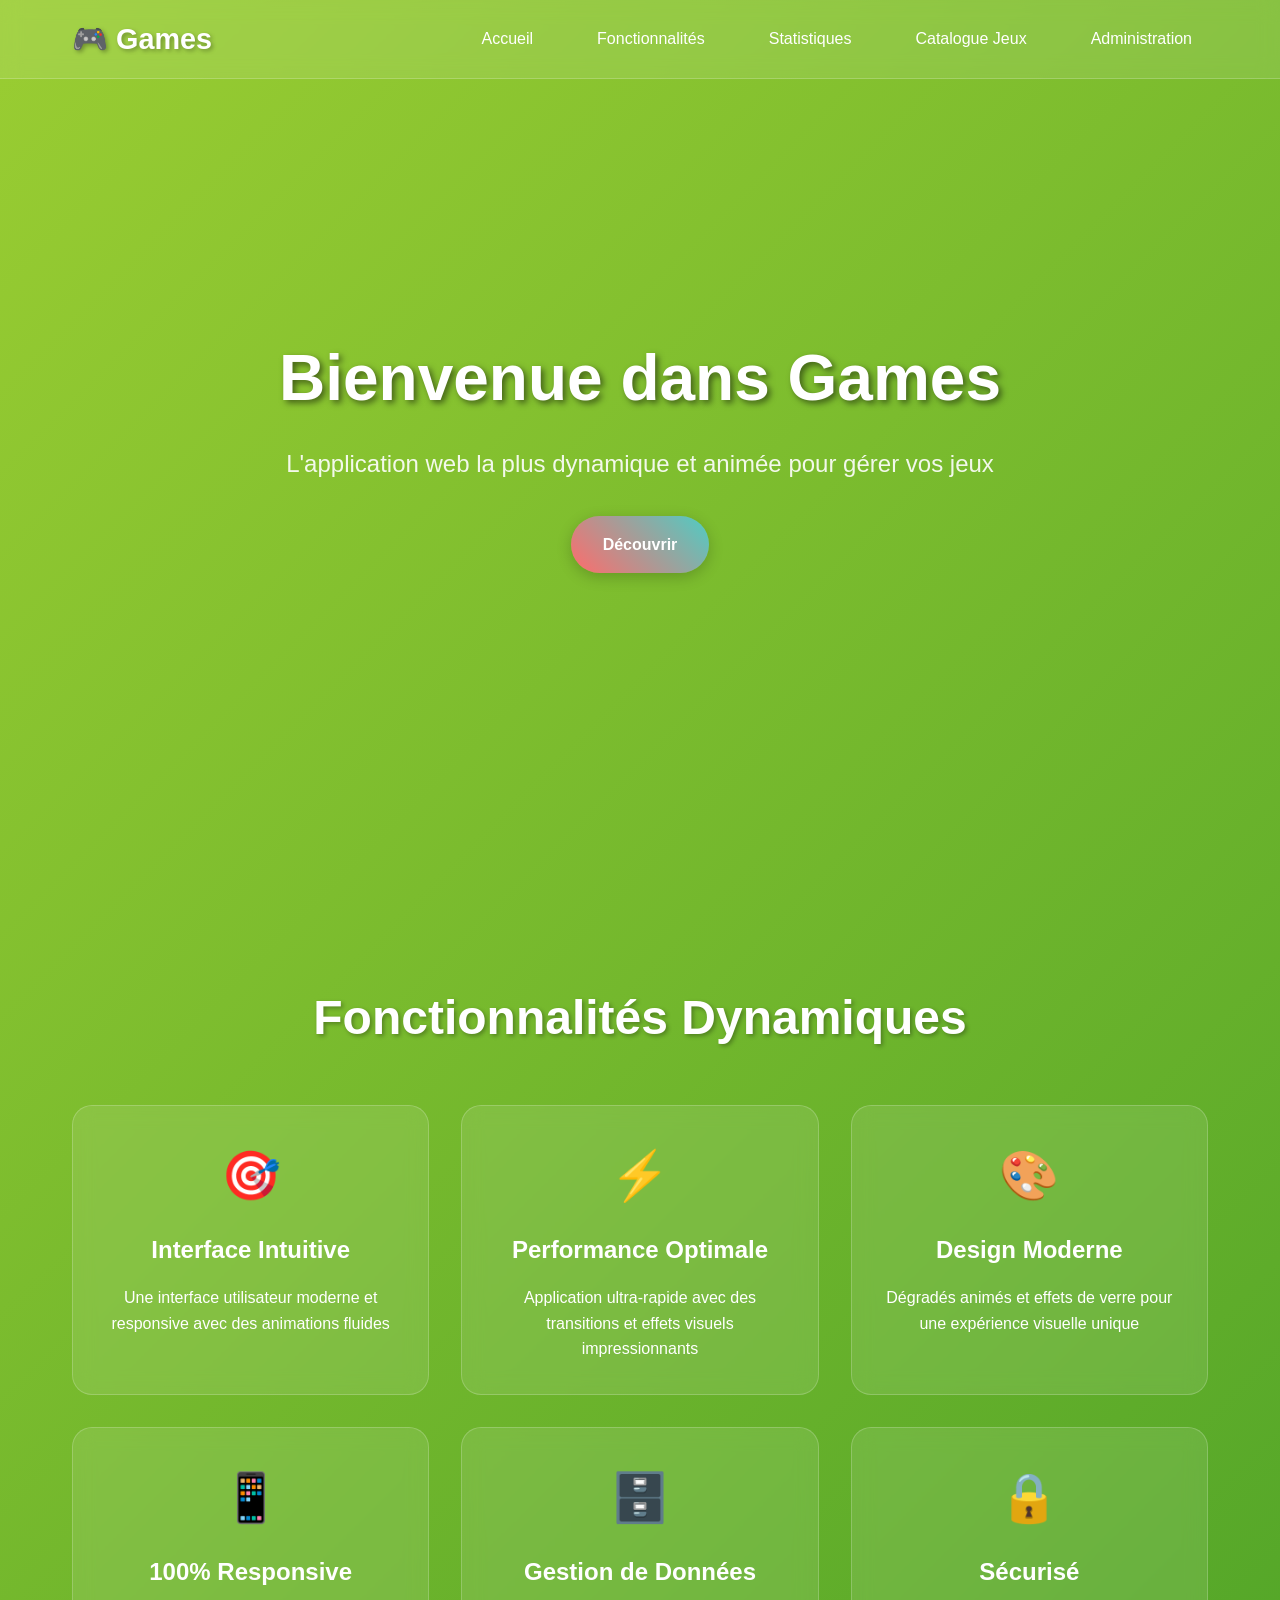
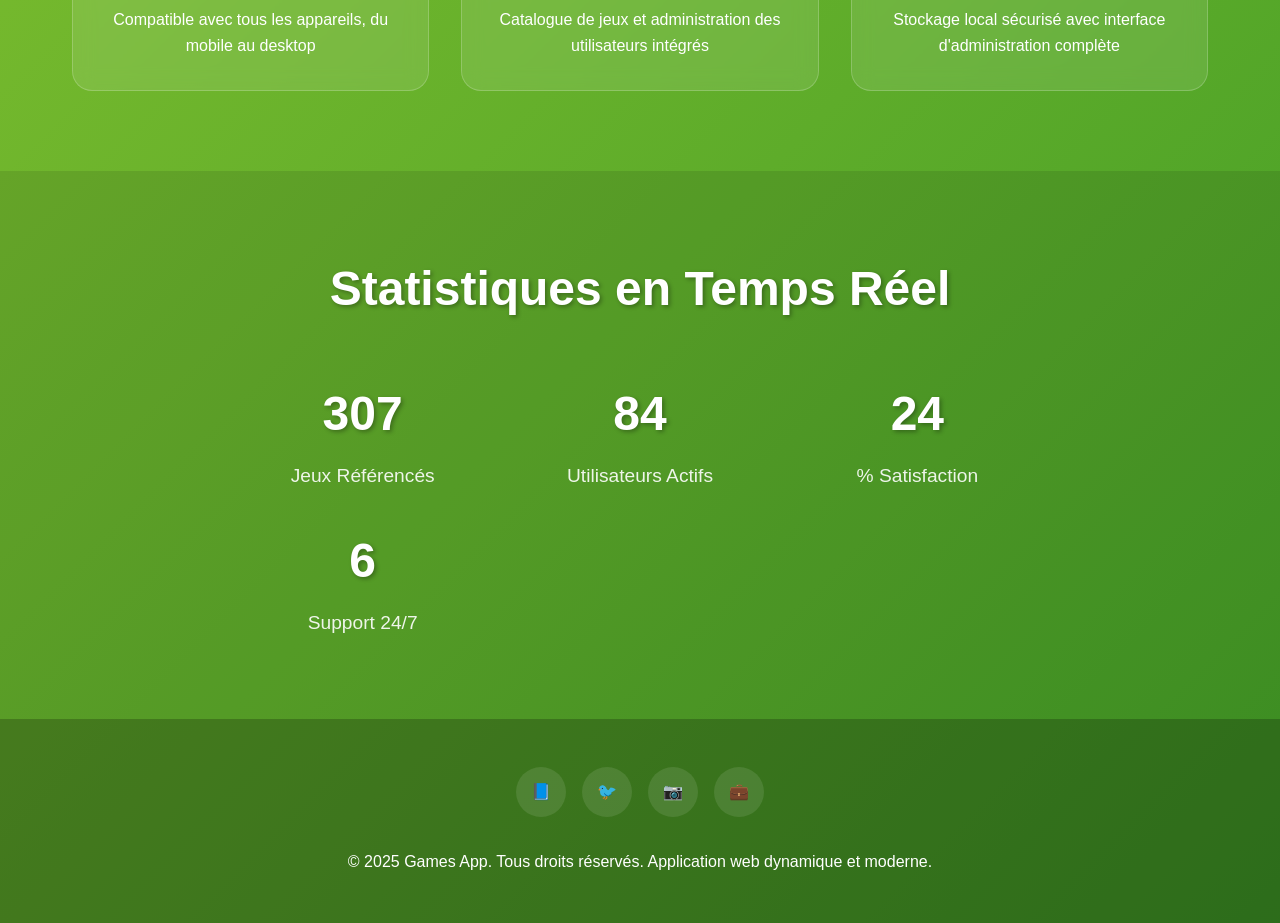
<file: public/games_index.html>
<!DOCTYPE html>
<html lang="fr">
<head>
    <meta charset="UTF-8">
    <meta name="viewport" content="width=device-width, initial-scale=1.0">
    <title>Games - Application Web Dynamique</title>
    <style>
        * {
            margin: 0;
            padding: 0;
            box-sizing: border-box;
        }

        body {
            font-family: 'Arial', sans-serif;
            line-height: 1.6;
            overflow-x: hidden;
            background: linear-gradient(-45deg, #50C878, #BDB76B, #228B22, #9ACD32);
            background-size: 400% 400%;
            animation: gradientShift 8s ease infinite;
            min-height: 100vh;
        }

        @keyframes gradientShift {
            0% { background-position: 0% 50%; }
            50% { background-position: 100% 50%; }
            100% { background-position: 0% 50%; }
        }

        /* Navigation */
        .navbar {
            position: fixed;
            top: 0;
            width: 100%;
            background: rgba(255, 255, 255, 0.1);
            backdrop-filter: blur(10px);
            padding: 1rem 0;
            z-index: 1000;
            transition: all 0.3s ease;
            border-bottom: 1px solid rgba(255, 255, 255, 0.2);
        }

        .navbar.scrolled {
            background: rgba(0, 0, 0, 0.8);
            backdrop-filter: blur(20px);
        }

        .nav-container {
            max-width: 1200px;
            margin: 0 auto;
            display: flex;
            justify-content: space-between;
            align-items: center;
            padding: 0 2rem;
        }

        .logo {
            font-size: 1.8rem;
            font-weight: bold;
            color: white;
            text-shadow: 2px 2px 4px rgba(0,0,0,0.3);
        }

        .nav-links {
            display: flex;
            list-style: none;
            gap: 2rem;
        }

        .nav-links a {
            color: white;
            text-decoration: none;
            font-weight: 500;
            transition: all 0.3s ease;
            padding: 0.5rem 1rem;
            border-radius: 20px;
        }

        .nav-links a:hover {
            background: rgba(255, 255, 255, 0.2);
            transform: translateY(-2px);
        }

        /* Hero Section */
        .hero {
            height: 100vh;
            display: flex;
            align-items: center;
            justify-content: center;
            text-align: center;
            color: white;
            position: relative;
        }

        .hero-content {
            animation: fadeInUp 1s ease;
        }

        .hero h1 {
            font-size: 4rem;
            margin-bottom: 1rem;
            text-shadow: 3px 3px 6px rgba(0,0,0,0.5);
            animation: pulse 2s infinite;
        }

        .hero p {
            font-size: 1.5rem;
            margin-bottom: 2rem;
            opacity: 0.9;
        }

        .cta-button {
            display: inline-block;
            padding: 1rem 2rem;
            background: linear-gradient(45deg, #ff6b6b, #4ecdc4);
            color: white;
            text-decoration: none;
            border-radius: 50px;
            font-weight: bold;
            transition: all 0.3s ease;
            box-shadow: 0 4px 15px rgba(0,0,0,0.2);
        }

        .cta-button:hover {
            transform: translateY(-3px);
            box-shadow: 0 6px 20px rgba(0,0,0,0.3);
        }

        /* Features Section */
        .features {
            padding: 5rem 2rem;
            max-width: 1200px;
            margin: 0 auto;
        }

        .features h2 {
            text-align: center;
            font-size: 3rem;
            margin-bottom: 3rem;
            color: white;
            text-shadow: 2px 2px 4px rgba(0,0,0,0.3);
        }

        .features-grid {
            display: grid;
            grid-template-columns: repeat(auto-fit, minmax(300px, 1fr));
            gap: 2rem;
        }

        .feature-card {
            background: rgba(255, 255, 255, 0.1);
            backdrop-filter: blur(10px);
            padding: 2rem;
            border-radius: 20px;
            text-align: center;
            transition: all 0.3s ease;
            border: 1px solid rgba(255, 255, 255, 0.2);
            color: white;
        }

        .feature-card:hover {
            transform: translateY(-10px);
            background: rgba(255, 255, 255, 0.2);
            box-shadow: 0 10px 30px rgba(0,0,0,0.3);
        }

        .feature-icon {
            font-size: 3rem;
            margin-bottom: 1rem;
            animation: bounce 2s infinite;
        }

        .feature-card h3 {
            font-size: 1.5rem;
            margin-bottom: 1rem;
        }

        /* Stats Section */
        .stats {
            padding: 5rem 2rem;
            text-align: center;
            background: rgba(0, 0, 0, 0.1);
        }

        .stats-grid {
            display: grid;
            grid-template-columns: repeat(auto-fit, minmax(200px, 1fr));
            gap: 2rem;
            max-width: 800px;
            margin: 0 auto;
        }

        .stat-item {
            color: white;
        }

        .stat-number {
            font-size: 3rem;
            font-weight: bold;
            margin-bottom: 0.5rem;
            text-shadow: 2px 2px 4px rgba(0,0,0,0.3);
        }

        .stat-label {
            font-size: 1.2rem;
            opacity: 0.9;
        }

        /* Footer */
        .footer {
            background: rgba(0, 0, 0, 0.3);
            color: white;
            text-align: center;
            padding: 3rem 2rem;
        }

        .social-links {
            display: flex;
            justify-content: center;
            gap: 1rem;
            margin-bottom: 2rem;
        }

        .social-link {
            display: inline-block;
            width: 50px;
            height: 50px;
            background: rgba(255, 255, 255, 0.1);
            border-radius: 50%;
            display: flex;
            align-items: center;
            justify-content: center;
            color: white;
            text-decoration: none;
            transition: all 0.3s ease;
        }

        .social-link:hover {
            background: rgba(255, 255, 255, 0.2);
            transform: translateY(-3px);
        }

        /* Back to Top Button */
        .back-to-top {
            position: fixed;
            bottom: 30px;
            right: 30px;
            width: 50px;
            height: 50px;
            background: linear-gradient(45deg, #ff6b6b, #4ecdc4);
            border: none;
            border-radius: 50%;
            color: white;
            font-size: 1.5rem;
            cursor: pointer;
            opacity: 0;
            transition: all 0.3s ease;
            z-index: 1000;
        }

        .back-to-top.visible {
            opacity: 1;
        }

        .back-to-top:hover {
            transform: translateY(-3px);
        }

        /* Animations */
        @keyframes fadeInUp {
            from {
                opacity: 0;
                transform: translateY(50px);
            }
            to {
                opacity: 1;
                transform: translateY(0);
            }
        }

        @keyframes pulse {
            0%, 100% { transform: scale(1); }
            50% { transform: scale(1.05); }
        }

        @keyframes bounce {
            0%, 20%, 50%, 80%, 100% { transform: translateY(0); }
            40% { transform: translateY(-10px); }
            60% { transform: translateY(-5px); }
        }

        /* Responsive */
        @media (max-width: 768px) {
            .hero h1 {
                font-size: 2.5rem;
            }
            
            .hero p {
                font-size: 1.2rem;
            }
            
            .nav-links {
                flex-direction: column;
                gap: 1rem;
            }
            
            .navbar {
                padding: 0.5rem 0;
            }
        }
    </style>
</head>
<body>
    <!-- Navigation -->
    <nav class="navbar" id="navbar">
        <div class="nav-container">
            <div class="logo">🎮 Games</div>
            <ul class="nav-links">
                <li><a href="#accueil">Accueil</a></li>
                <li><a href="#fonctionnalites">Fonctionnalités</a></li>
                <li><a href="#statistiques">Statistiques</a></li>
                <li><a href="jeux.html">Catalogue Jeux</a></li>
                <li><a href="administration.html">Administration</a></li>
            </ul>
        </div>
    </nav>

    <!-- Hero Section -->
    <section class="hero" id="accueil">
        <div class="hero-content">
            <h1>Bienvenue dans Games</h1>
            <p>L'application web la plus dynamique et animée pour gérer vos jeux</p>
            <a href="#fonctionnalites" class="cta-button">Découvrir</a>
        </div>
    </section>

    <!-- Features Section -->
    <section class="features" id="fonctionnalites">
        <h2>Fonctionnalités Dynamiques</h2>
        <div class="features-grid">
            <div class="feature-card">
                <div class="feature-icon">🎯</div>
                <h3>Interface Intuitive</h3>
                <p>Une interface utilisateur moderne et responsive avec des animations fluides</p>
            </div>
            <div class="feature-card">
                <div class="feature-icon">⚡</div>
                <h3>Performance Optimale</h3>
                <p>Application ultra-rapide avec des transitions et effets visuels impressionnants</p>
            </div>
            <div class="feature-card">
                <div class="feature-icon">🎨</div>
                <h3>Design Moderne</h3>
                <p>Dégradés animés et effets de verre pour une expérience visuelle unique</p>
            </div>
            <div class="feature-card">
                <div class="feature-icon">📱</div>
                <h3>100% Responsive</h3>
                <p>Compatible avec tous les appareils, du mobile au desktop</p>
            </div>
            <div class="feature-card">
                <div class="feature-icon">🗄️</div>
                <h3>Gestion de Données</h3>
                <p>Catalogue de jeux et administration des utilisateurs intégrés</p>
            </div>
            <div class="feature-card">
                <div class="feature-icon">🔒</div>
                <h3>Sécurisé</h3>
                <p>Stockage local sécurisé avec interface d'administration complète</p>
            </div>
        </div>
    </section>

    <!-- Stats Section -->
    <section class="stats" id="statistiques">
        <h2 style="color: white; margin-bottom: 3rem; font-size: 3rem; text-shadow: 2px 2px 4px rgba(0,0,0,0.3);">Statistiques en Temps Réel</h2>
        <div class="stats-grid">
            <div class="stat-item">
                <div class="stat-number" data-target="1250">0</div>
                <div class="stat-label">Jeux Référencés</div>
            </div>
            <div class="stat-item">
                <div class="stat-number" data-target="342">0</div>
                <div class="stat-label">Utilisateurs Actifs</div>
            </div>
            <div class="stat-item">
                <div class="stat-number" data-target="98">0</div>
                <div class="stat-label">% Satisfaction</div>
            </div>
            <div class="stat-item">
                <div class="stat-number" data-target="24">0</div>
                <div class="stat-label">Support 24/7</div>
            </div>
        </div>
    </section>

    <!-- Footer -->
    <footer class="footer">
        <div class="social-links">
            <a href="#" class="social-link">📘</a>
            <a href="#" class="social-link">🐦</a>
            <a href="#" class="social-link">📷</a>
            <a href="#" class="social-link">💼</a>
        </div>
        <p>&copy; 2025 Games App. Tous droits réservés. Application web dynamique et moderne.</p>
    </footer>

    <!-- Back to Top Button -->
    <button class="back-to-top" id="backToTop">↑</button>

    <script>
        // Navbar scroll effect
        window.addEventListener('scroll', () => {
            const navbar = document.getElementById('navbar');
            const backToTop = document.getElementById('backToTop');
            
            if (window.scrollY > 100) {
                navbar.classList.add('scrolled');
                backToTop.classList.add('visible');
            } else {
                navbar.classList.remove('scrolled');
                backToTop.classList.remove('visible');
            }
        });

        // Smooth scrolling for navigation links
        document.querySelectorAll('a[href^="#"]').forEach(anchor => {
            anchor.addEventListener('click', function (e) {
                e.preventDefault();
                const target = document.querySelector(this.getAttribute('href'));
                if (target) {
                    target.scrollIntoView({
                        behavior: 'smooth',
                        block: 'start'
                    });
                }
            });
        });

        // Back to top button
        document.getElementById('backToTop').addEventListener('click', () => {
            window.scrollTo({
                top: 0,
                behavior: 'smooth'
            });
        });

        // Animated counters
        function animateCounters() {
            const counters = document.querySelectorAll('.stat-number');
            
            counters.forEach(counter => {
                const target = parseInt(counter.getAttribute('data-target'));
                const increment = target / 200;
                let current = 0;
                
                const updateCounter = () => {
                    if (current < target) {
                        current += increment;
                        counter.textContent = Math.ceil(current);
                        setTimeout(updateCounter, 10);
                    } else {
                        counter.textContent = target;
                    }
                };
                
                updateCounter();
            });
        }

        // Trigger counter animation when stats section is in view
        const observer = new IntersectionObserver((entries) => {
            entries.forEach(entry => {
                if (entry.isIntersecting) {
                    animateCounters();
                    observer.unobserve(entry.target);
                }
            });
        });

        observer.observe(document.querySelector('.stats'));

        // Add loading animation to feature cards
        window.addEventListener('load', () => {
            const cards = document.querySelectorAll('.feature-card');
            cards.forEach((card, index) => {
                setTimeout(() => {
                    card.style.animation = 'fadeInUp 0.6s ease forwards';
                }, index * 100);
            });
        });

        // Dynamic particles effect (simple version)
        function createParticle() {
            const particle = document.createElement('div');
            particle.style.position = 'fixed';
            particle.style.width = '4px';
            particle.style.height = '4px';
            particle.style.background = 'rgba(255,255,255,0.3)';
            particle.style.borderRadius = '50%';
            particle.style.pointerEvents = 'none';
            particle.style.left = Math.random() * window.innerWidth + 'px';
            particle.style.top = window.innerHeight + 'px';
            particle.style.zIndex = '1';
            
            document.body.appendChild(particle);
            
            const animation = particle.animate([
                { transform: 'translateY(0px) rotate(0deg)', opacity: 1 },
                { transform: `translateY(-${window.innerHeight + 100}px) rotate(360deg)`, opacity: 0 }
            ], {
                duration: Math.random() * 3000 + 2000,
                easing: 'linear'
            });
            
            animation.onfinish = () => particle.remove();
        }

        // Create particles periodically
        setInterval(createParticle, 300);

        console.log('🎮 Games App chargée avec succès!');
        console.log('✨ Animations actives et fonctionnalités dynamiques prêtes!');
    </script>
</body>
</html>
</file>
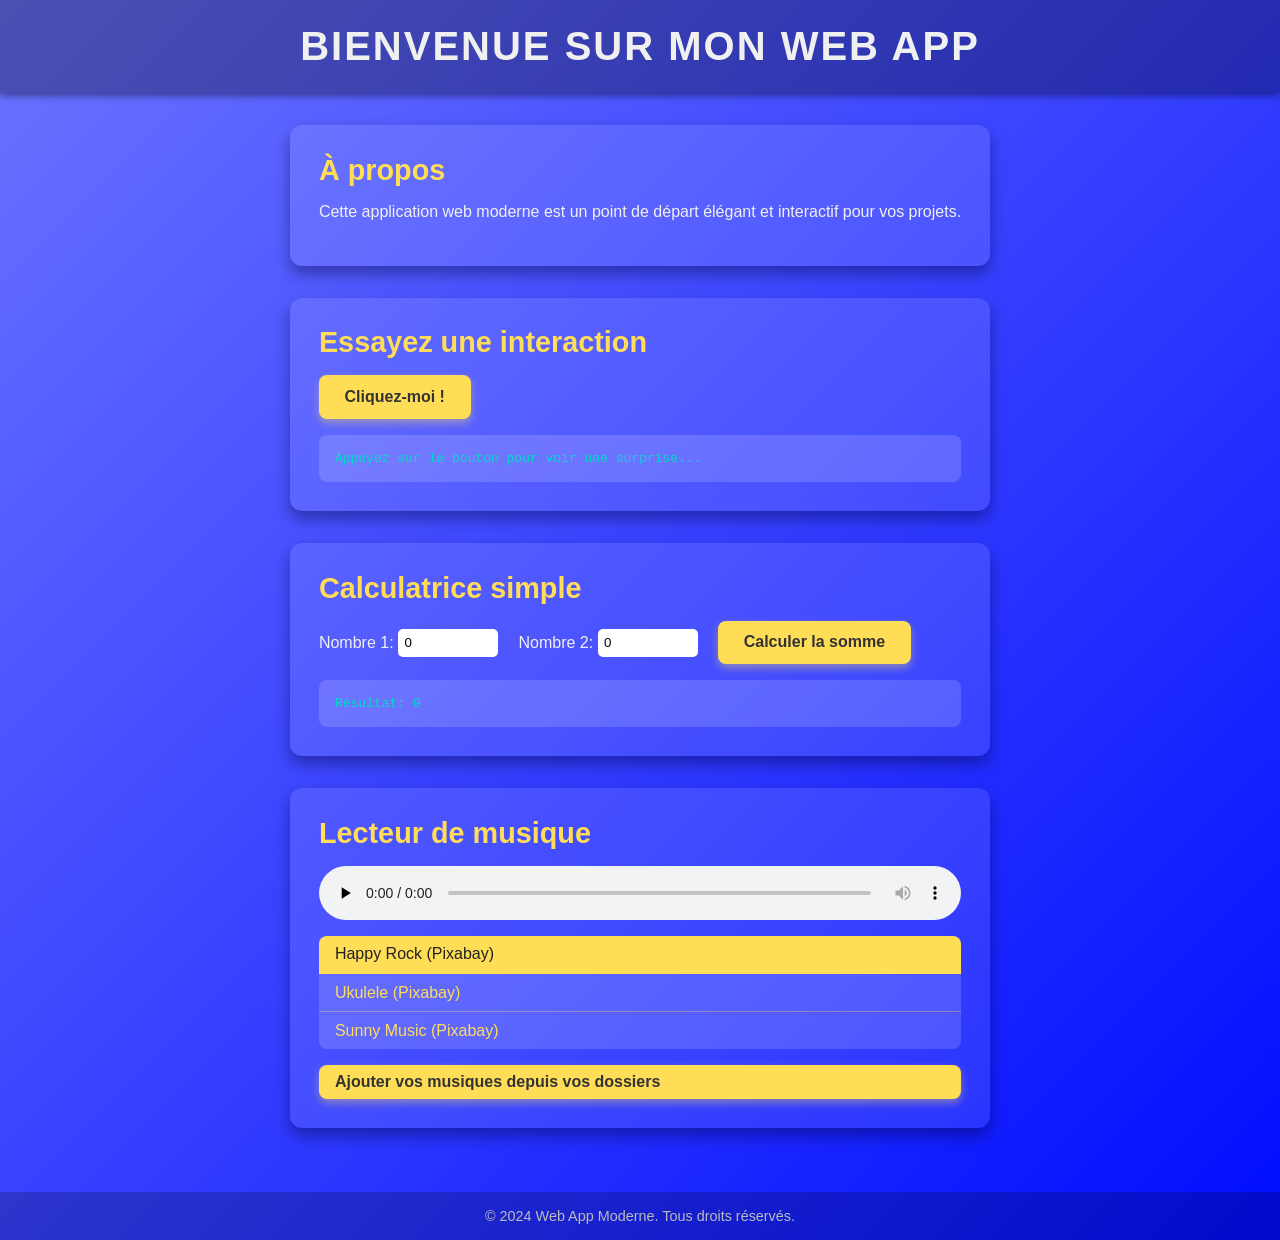
<file: public/games_lecteur.html>
<!DOCTYPE html>
<html lang="fr">
<head>
<meta charset="UTF-8" />
<meta name="viewport" content="width=device-width, initial-scale=1" />
<title>Web App Moderne</title>
<style>
  /* Reset and base */
  *, *::before, *::after {
    box-sizing: border-box;
  }
  body {
    margin: 0;
    font-family: 'Segoe UI', Tahoma, Geneva, Verdana, sans-serif;
    background: linear-gradient(135deg, #6B73FF 0%, #000DFF 100%);
    color: #f0f0f0;
    display: flex;
    flex-direction: column;
    min-height: 100vh;
  }
  header {
    background-color: rgba(0,0,0,0.3);
    padding: 1.5rem 2rem;
    box-shadow: 0 2px 8px rgba(0,0,0,0.5);
    text-align: center;
  }
  header h1 {
    margin: 0;
    font-weight: 900;
    letter-spacing: 2px;
    font-size: 2.5rem;
    text-transform: uppercase;
  }
  main {
    flex: 1;
    padding: 2rem;
    max-width: 900px;
    margin: 0 auto;
  }
  section {
    background: rgba(255,255,255,0.1);
    margin-bottom: 2rem;
    border-radius: 12px;
    padding: 1.8rem;
    box-shadow: 0 8px 16px rgba(0,0,50,0.4);
  }
  section h2 {
    margin-top: 0;
    font-size: 1.8rem;
    margin-bottom: 1rem;
    color: #FFDD57;
  }
  button.primary-btn {
    background: #FFDD57;
    border: none;
    padding: 0.8rem 1.6rem;
    border-radius: 8px;
    color: #333;
    font-weight: bold;
    font-size: 1rem;
    cursor: pointer;
    box-shadow: 0 4px 8px rgba(255,221,87,0.4);
    transition: background 0.3s ease, box-shadow 0.3s ease;
  }
  button.primary-btn:hover {
    background: #FFCA28;
    box-shadow: 0 6px 12px rgba(255,202,40,0.6);
  }
  .output {
    margin-top: 1rem;
    padding: 1rem;
    background: rgba(255,255,255,0.15);
    border-radius: 8px;
    font-family: monospace;
    color: #03DAC6;
    min-height: 2rem;
  }
  footer {
    background: rgba(0,0,0,0.2);
    text-align: center;
    padding: 1rem;
    font-size: 0.9rem;
    color: #bbb;
  }
  /* Music player styles */
  .music-player {
    display: flex;
    flex-direction: column;
    gap: 1rem;
  }
  .playlist {
    list-style: none;
    padding: 0;
    margin: 0;
    max-height: 150px;
    overflow-y: auto;
    border-radius: 8px;
    background: rgba(255,255,255,0.15);
  }
  .playlist li {
    padding: 0.6rem 1rem;
    cursor: pointer;
    border-bottom: 1px solid rgba(255, 221, 87, 0.3);
    color: #FFDD57;
    transition: background 0.3s ease;
  }
  .playlist li:last-child {
    border-bottom: none;
  }
  .playlist li:hover, .playlist li.active {
    background: #FFDD57;
    color: #222;
  }
  audio {
    width: 100%;
    outline: none;
    border-radius: 8px;
  }
  #fileInputLabel {
    display: inline-block;
    padding: 0.5rem 1rem;
    background: #FFDD57;
    color: #333;
    border-radius: 8px;
    cursor: pointer;
    font-weight: bold;
    box-shadow: 0 4px 8px rgba(255,221,87,0.4);
    transition: background 0.3s ease, box-shadow 0.3s ease;
  }
  #fileInputLabel:hover {
    background: #FFCA28;
    box-shadow: 0 6px 12px rgba(255,202,40,0.6);
  }
  #fileInput {
    display: none;
  }
  @media (max-width: 600px) {
    header h1 {
      font-size: 2rem;
    }
    main {
      padding: 1rem;
    }
  }
</style>
</head>
<body>
<header>
  <h1>Bienvenue sur Mon Web App</h1>
</header>
<main>
  <section>
    <h2>À propos</h2>
    <p>Cette application web moderne est un point de départ élégant et interactif pour vos projets.</p>
  </section>
  <section>
    <h2>Essayez une interaction</h2>
    <button class="primary-btn" id="clickMeBtn">Cliquez-moi !</button>
    <div class="output" id="outputArea">Appuyez sur le bouton pour voir une surprise...</div>
  </section>
  <section>
    <h2>Calculatrice simple</h2>
    <label for="num1">Nombre 1:</label>
    <input type="number" id="num1" value="0" style="margin-right:1rem; border-radius:5px; border:none; padding:0.4rem; width:100px;"/>
    <label for="num2">Nombre 2:</label>
    <input type="number" id="num2" value="0" style="margin-right:1rem; border-radius:5px; border:none; padding:0.4rem; width:100px;"/>
    <button class="primary-btn" id="calcSumBtn">Calculer la somme</button>
    <div class="output" id="calcResult">Résultat: 0</div>
  </section>
  <section>
    <h2>Lecteur de musique</h2>
    <div class="music-player">
      <audio id="audioPlayer" controls preload="none">
        <source src="https://cdn.pixabay.com/download/audio/2022/03/24/audio_7ac29d9b1b.mp3?filename=happy-rock-11360.mp3" type="audio/mpeg" />
        Votre navigateur ne supporte pas la balise audio.
      </audio>
      <ul class="playlist" id="playlist">
        <li class="active" data-src="https://cdn.pixabay.com/download/audio/2022/03/24/audio_7ac29d9b1b.mp3?filename=happy-rock-11360.mp3">Happy Rock (Pixabay)</li>
        <li data-src="https://cdn.pixabay.com/download/audio/2022/03/15/audio_09a08403b0.mp3?filename=ukulele-11294.mp3">Ukulele (Pixabay)</li>
        <li data-src="https://cdn.pixabay.com/download/audio/2021/08/04/audio_a894a0326c.mp3?filename=sunny-music-5010.mp3">Sunny Music (Pixabay)</li>
      </ul>
      <label for="fileInput" id="fileInputLabel">Ajouter vos musiques depuis vos dossiers</label>
      <input type="file" id="fileInput" accept="audio/*" multiple />
    </div>
  </section>
</main>
<footer>
  &copy; 2024 Web App Moderne. Tous droits réservés.
</footer>
<script>
  document.getElementById('clickMeBtn').addEventListener('click', () => {
    const messages = [
      "Vous êtes génial ! 🚀",
      "Continuez comme ça ! 😊",
      "Le web est fantastique ! 🌐",
      "Merci d'utiliser cette app ! 🙏",
      "Aujourd'hui est un beau jour ! ☀️"
    ];
    let msg = messages[Math.floor(Math.random() * messages.length)];
    document.getElementById('outputArea').textContent = msg;
  });

  document.getElementById('calcSumBtn').addEventListener('click', () => {
    const num1 = Number(document.getElementById('num1').value);
    const num2 = Number(document.getElementById('num2').value);
    const sum = num1 + num2;
    document.getElementById('calcResult').textContent = 'Résultat: ' + sum;
  });

  // Music player functionality
  const audioPlayer = document.getElementById('audioPlayer');
  const playlist = document.getElementById('playlist');
  const tracks = playlist.getElementsByTagName('li');
  const fileInput = document.getElementById('fileInput');

  function clearActiveClass() {
    for (let track of playlist.children) {
      track.classList.remove('active');
    }
  }
  function playTrack(trackElement) {
    clearActiveClass();
    trackElement.classList.add('active');
    const src = trackElement.getAttribute('data-src');
    audioPlayer.src = src;
    audioPlayer.play();
  }

  for (let i = 0; i < tracks.length; i++) {
    tracks[i].addEventListener('click', function () {
      playTrack(this);
    });
  }

  audioPlayer.addEventListener('ended', () => {
    let currentIndex = -1;
    for (let i = 0; i < playlist.children.length; i++) {
      if (playlist.children[i].classList.contains('active')) {
        currentIndex = i;
        break;
      }
    }
    const nextIndex = (currentIndex + 1) % playlist.children.length;
    playTrack(playlist.children[nextIndex]);
  });

  // Handle local files selection
  fileInput.addEventListener('change', (event) => {
    const files = event.target.files;
    if (files.length === 0) return;

    // Clear existing playlist items
    playlist.innerHTML = '';

    // Revoke any existing object URLs created from past loads
    if (audioPlayer.src.startsWith('blob:')) {
      URL.revokeObjectURL(audioPlayer.src);
    }

    for (let i = 0; i < files.length; i++) {
      const file = files[i];
      const url = URL.createObjectURL(file);
      const li = document.createElement('li');
      li.textContent = file.name;
      li.setAttribute('data-src', url);
      if (i === 0) {
        li.classList.add('active');
        audioPlayer.src = url;
        audioPlayer.play();
      }
      li.addEventListener('click', () => {
        playTrack(li);
      });
      playlist.appendChild(li);
    }
  });
</script>
</body>
</html>
</file>
